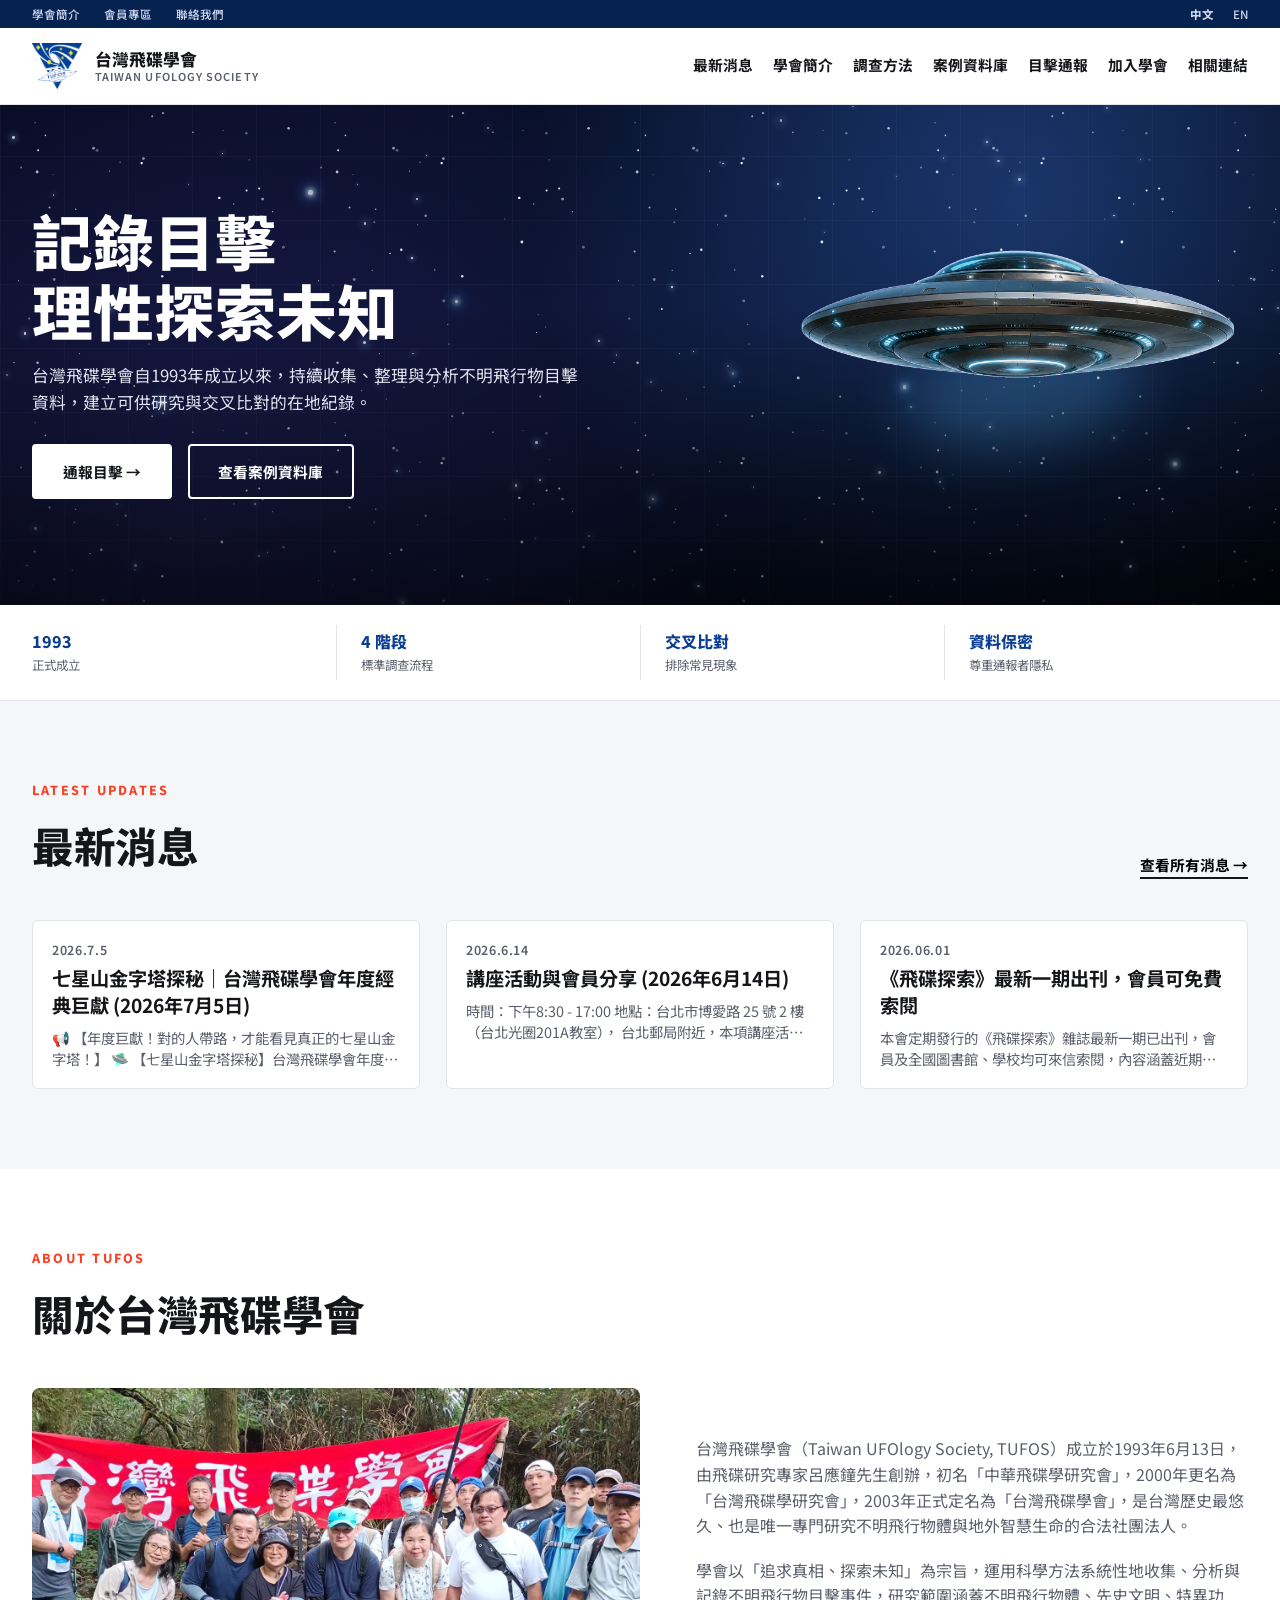
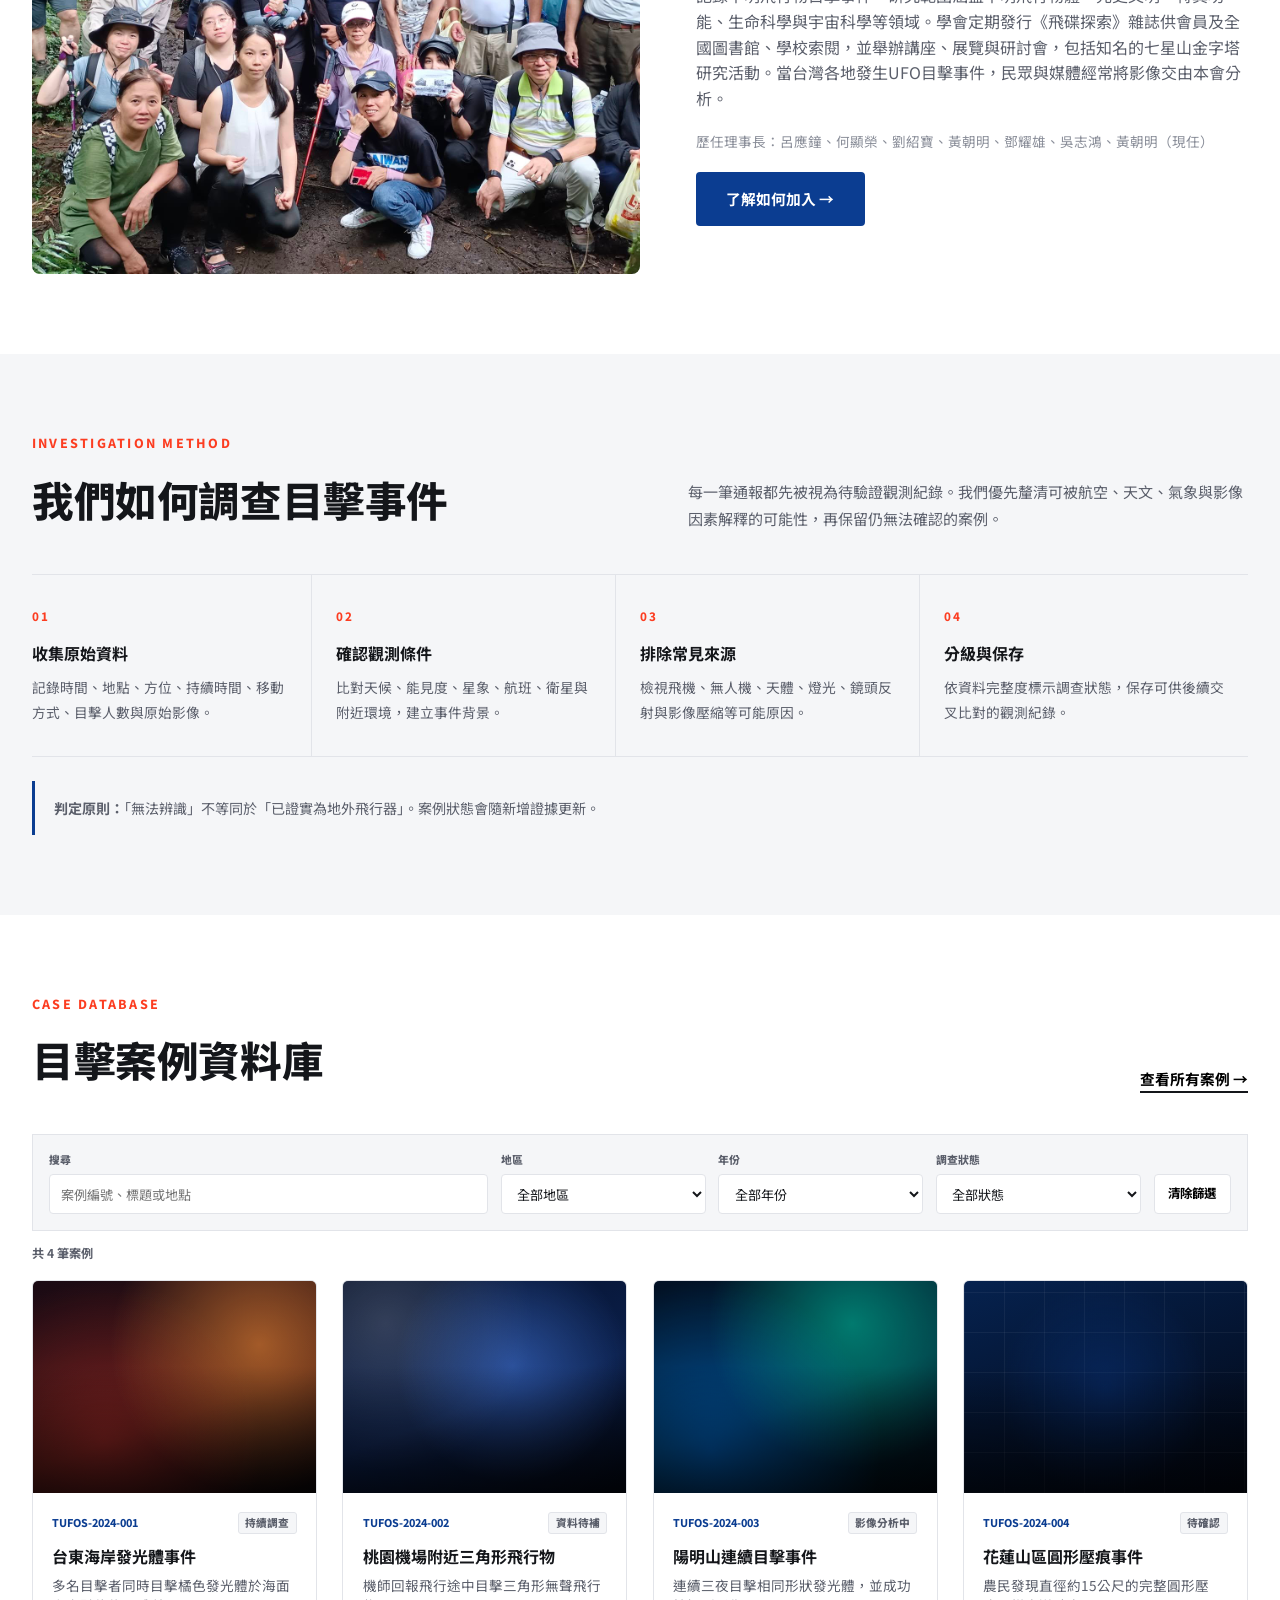
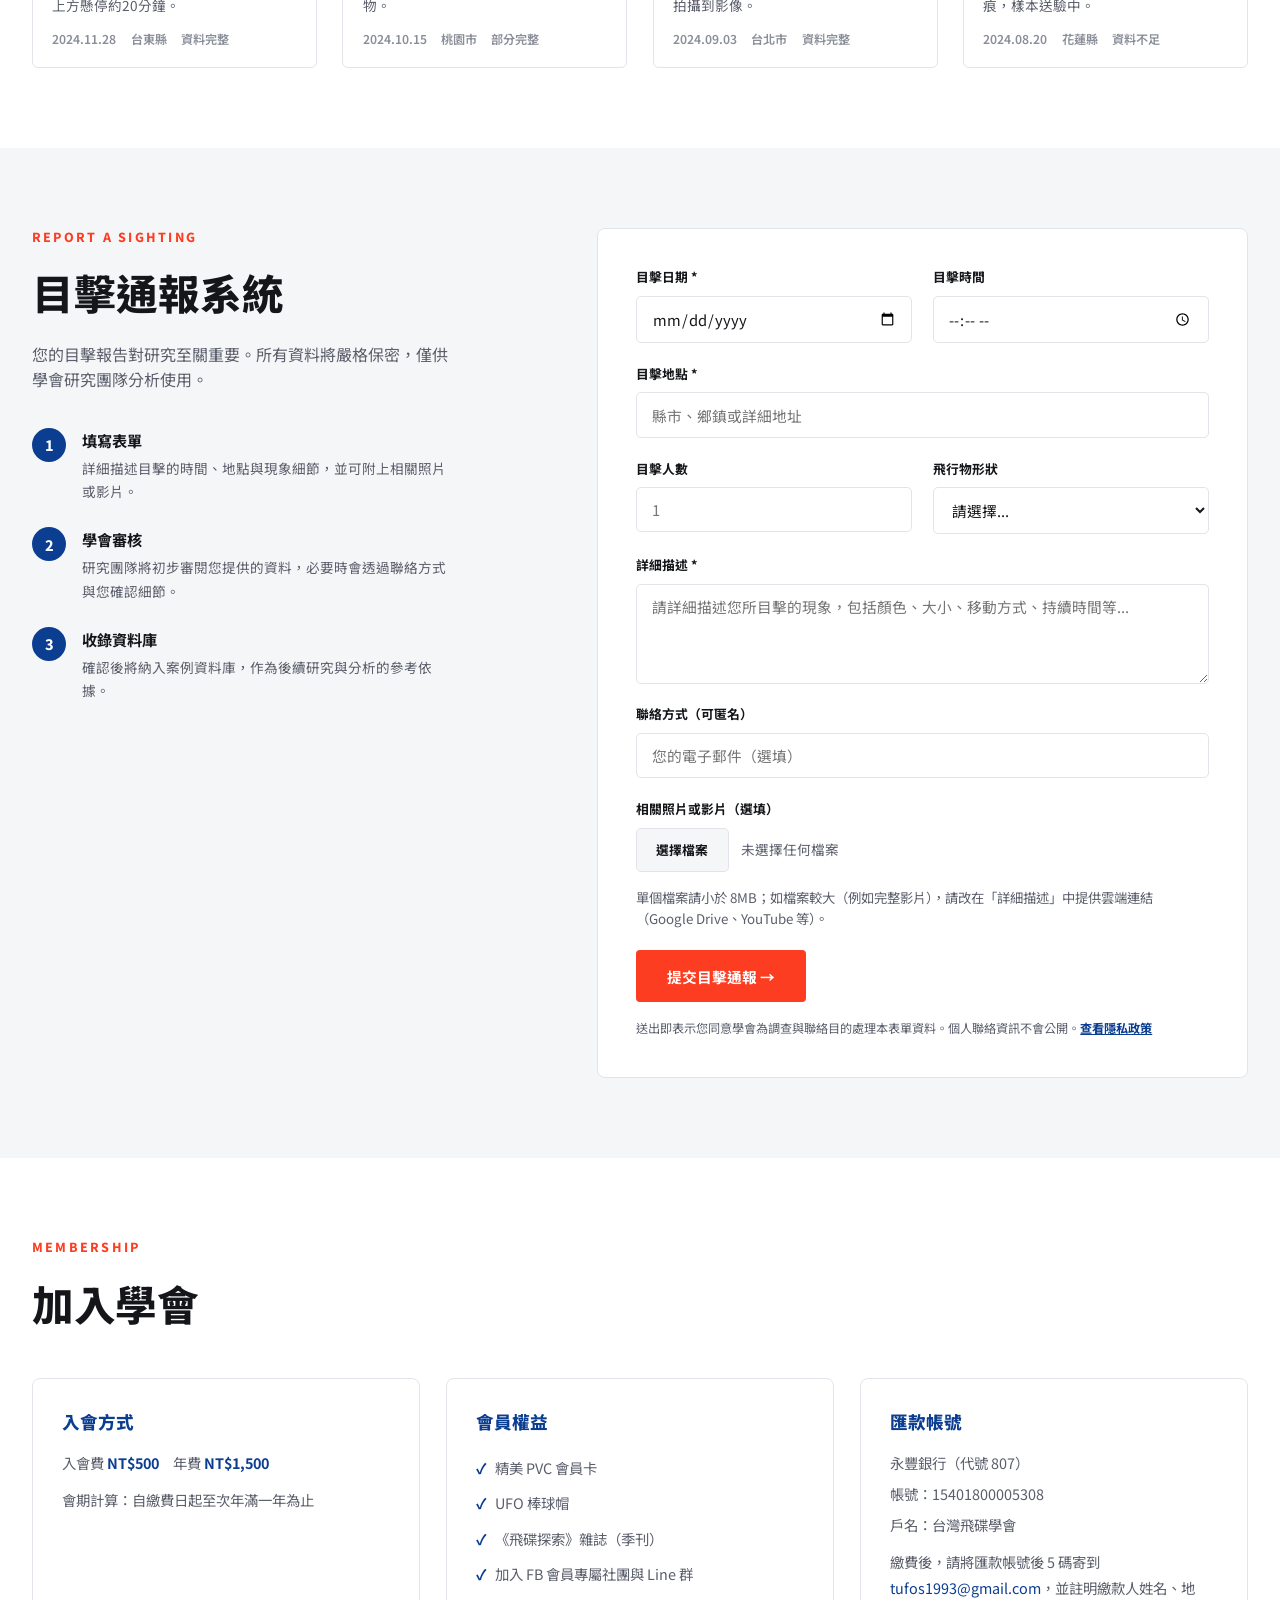
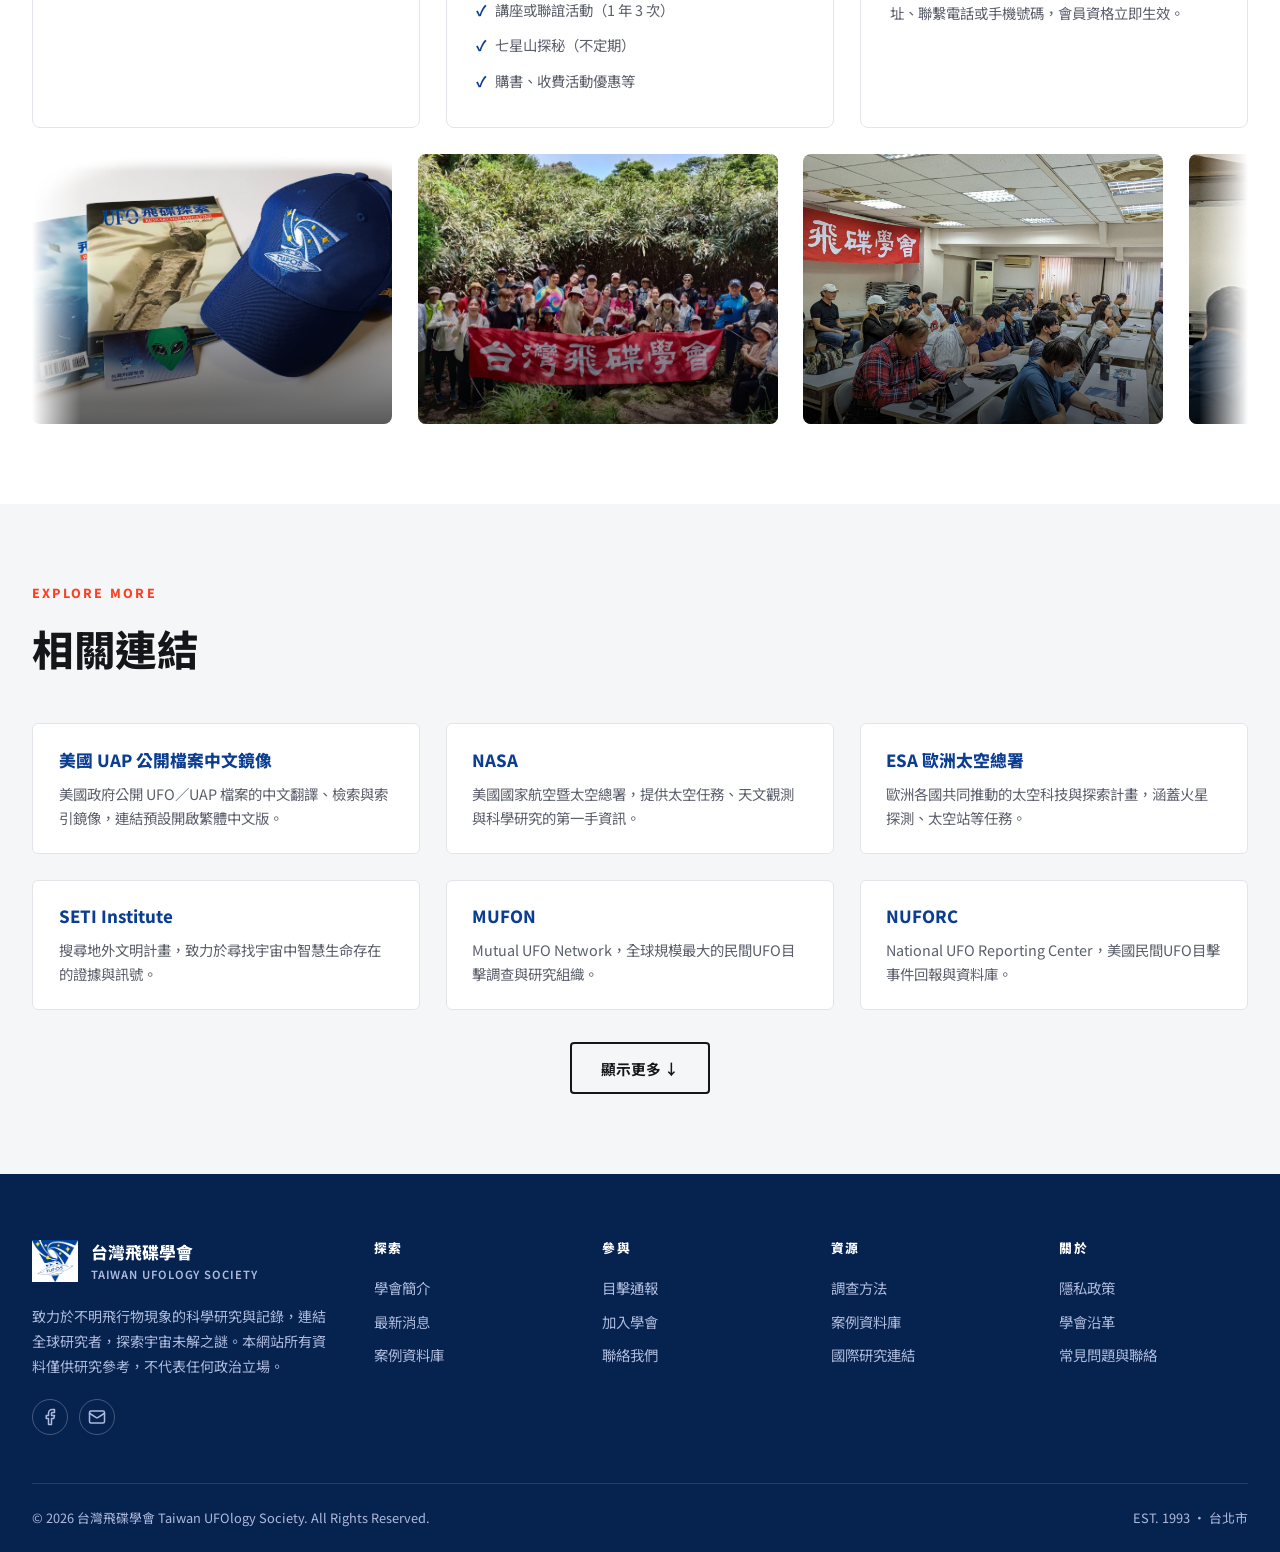
<file: index.html>
<!DOCTYPE html>
<html lang="zh-TW">
<head>
<meta charset="UTF-8">
<meta name="viewport" content="width=device-width, initial-scale=1.0">
<script>
  window.SITE_BASE = location.hostname.endsWith('github.io') ? `/${location.pathname.split('/')[1]}/` : '/';
  document.write('<base href="' + window.SITE_BASE + '">');
</script>
<title>台灣飛碟學會 | Taiwan UFOlogy Society</title>
<meta name="description" content="台灣飛碟學會 — 以科學方法研究不明飛行物現象，記錄目擊事件，連結全球研究網絡。">
<link rel="icon" type="image/png" href="images/uploads/logo-transparent.png">
<link rel="preconnect" href="https://fonts.googleapis.com">
<link href="https://fonts.googleapis.com/css2?family=Public+Sans:wght@400;500;600;700;800&amp;family=Noto+Sans+TC:wght@400;500;700;900&amp;display=swap" rel="stylesheet">
<link rel="stylesheet" href="assets/style.css">
<!-- Google tag (gtag.js) -->
<script async src="https://www.googletagmanager.com/gtag/js?id=G-JTSFNC92FQ"></script>
<script>
  window.dataLayer = window.dataLayer || [];
  function gtag(){dataLayer.push(arguments);}
  gtag('js', new Date());
  gtag('config', 'G-JTSFNC92FQ');
</script>
</head>
<body>

<!-- ===== TOP BAR ===== -->
<div id="topbar">
  <div class="wrap">
    <div class="topbar-left">
      <a href="#about">學會簡介</a>
      <a href="#join">會員專區</a>
      <a href="mailto:tufos1993@gmail.com">聯絡我們</a>
    </div>
    <div class="topbar-right">
      <a href="./" style="font-weight:800;">中文</a>
      <a href="en/">EN</a>
    </div>
  </div>
</div>

<!-- ===== HEADER ===== -->
<header id="header">
  <div class="wrap">
    <a href="./" class="logo">
      <img src="images/uploads/logo.jpg" alt="TUFOS">
      <span class="logo-text">台灣飛碟學會<small>TAIWAN UFOLOGY SOCIETY</small></span>
    </a>
    <nav class="nav-links">
      <a href="#news">最新消息</a>
      <a href="#about">學會簡介</a>
      <a href="#method">調查方法</a>
      <a href="#cases">案例資料庫</a>
      <a href="#report">目擊通報</a>
      <a href="#join">加入學會</a>
      <a href="#links">相關連結</a>
    </nav>
    <button class="nav-hamburger" type="button" onclick="toggleMobile()" aria-label="開啟選單" aria-controls="mobileMenu" aria-expanded="false"><span></span><span></span><span></span></button>
  </div>
  <div class="mobile-menu" id="mobileMenu">
    <a href="#news" onclick="closeMobile()">最新消息</a>
    <a href="#about" onclick="closeMobile()">學會簡介</a>
    <a href="#method" onclick="closeMobile()">調查方法</a>
    <a href="#cases" onclick="closeMobile()">案例資料庫</a>
    <a href="#report" onclick="closeMobile()">目擊通報</a>
    <a href="#join" onclick="closeMobile()">加入學會</a>
    <a href="#links" onclick="closeMobile()">相關連結</a>
  </div>
</header>

<!-- ===== HERO / FEATURED ===== -->
<section id="hero" class="ph ph-nebula">
  <div class="hero-stars" id="hero-stars"></div>
  <div class="hero-encounter" aria-hidden="true">
    <img class="hero-ufo" src="images/generated/hero-ufo-complete.png" alt="">
  </div>
  <div class="wrap hero-content">
    <div class="tag-row">
      <span class="tag tag-red" id="hero-tag">焦點報導</span>
      <span class="tag tag-outline" id="hero-date">2026.06.14</span>
    </div>
    <h1 id="hero-title">記錄目擊<br>理性探索未知</h1>
    <p id="hero-desc">台灣飛碟學會自1993年成立以來，持續收集、整理與分析不明飛行物目擊資料，建立可供研究與交叉比對的在地紀錄。</p>
    <div class="hero-btns">
      <a href="#report" class="btn btn-white">通報目擊 →</a>
      <a href="#cases" class="btn btn-outline-white">查看案例資料庫</a>
    </div>
  </div>
</section>

<section class="trust-band" aria-label="學會研究原則">
  <div class="wrap trust-grid">
    <div><strong>1993</strong><span>正式成立</span></div>
    <div><strong>4 階段</strong><span>標準調查流程</span></div>
    <div><strong>交叉比對</strong><span>排除常見現象</span></div>
    <div><strong>資料保密</strong><span>尊重通報者隱私</span></div>
  </div>
</section>

<!-- ===== NEWS ===== -->
<section class="section section-alt" id="news">
  <div class="wrap">
    <div class="section-head fade-up">
      <div>
        <div class="eyebrow">LATEST UPDATES</div>
        <h2>最新消息</h2>
      </div>
      <button type="button" class="link-more" onclick="openAllNewsModal()">查看所有消息 →</button>
    </div>
    <div class="news-grid fade-up" id="news-grid"></div>
  </div>
</section>

<!-- ===== ABOUT ===== -->
<section class="section" id="about">
  <div class="wrap">
    <div class="section-head fade-up">
      <div>
        <div class="eyebrow" id="about-eyebrow">ABOUT TUFOS</div>
        <h2 id="about-heading">關於台灣飛碟學會</h2>
      </div>
    </div>
    <div class="about-grid fade-up">
      <div class="ph ph-deepsky" id="about-image"></div>
      <div>
        <p style="color:var(--gray);margin-bottom:1.2rem;" id="about-p1"></p>
        <p style="color:var(--gray);margin-bottom:1.2rem;" id="about-p2"></p>
        <p style="color:var(--gray-light);font-size:.85rem;margin-bottom:1.2rem;" id="about-chairs"></p>
        <a href="#join" class="btn btn-blue">了解如何加入 →</a>
      </div>
    </div>
  </div>
</section>

<!-- ===== METHOD ===== -->
<section class="section section-alt method-section" id="method">
  <div class="wrap">
    <div class="section-head fade-up">
      <div>
        <div class="eyebrow">INVESTIGATION METHOD</div>
        <h2>我們如何調查目擊事件</h2>
      </div>
      <p class="section-intro">每一筆通報都先被視為待驗證觀測紀錄。我們優先釐清可被航空、天文、氣象與影像因素解釋的可能性，再保留仍無法確認的案例。</p>
    </div>
    <div class="method-grid fade-up">
      <article><span>01</span><h3>收集原始資料</h3><p>記錄時間、地點、方位、持續時間、移動方式、目擊人數與原始影像。</p></article>
      <article><span>02</span><h3>確認觀測條件</h3><p>比對天候、能見度、星象、航班、衛星與附近環境，建立事件背景。</p></article>
      <article><span>03</span><h3>排除常見來源</h3><p>檢視飛機、無人機、天體、燈光、鏡頭反射與影像壓縮等可能原因。</p></article>
      <article><span>04</span><h3>分級與保存</h3><p>依資料完整度標示調查狀態，保存可供後續交叉比對的觀測紀錄。</p></article>
    </div>
    <div class="method-note fade-up"><strong>判定原則：</strong>「無法辨識」不等同於「已證實為地外飛行器」。案例狀態會隨新增證據更新。</div>
  </div>
</section>

<!-- ===== CASES ===== -->
<section class="section" id="cases">
  <div class="wrap">
    <div class="section-head fade-up">
      <div>
        <div class="eyebrow">CASE DATABASE</div>
        <h2>目擊案例資料庫</h2>
      </div>
      <button type="button" class="link-more" onclick="openAllCasesModal()">查看所有案例 →</button>
    </div>
    <div class="case-filters fade-up" aria-label="案例篩選">
      <label class="case-search"><span>搜尋</span><input type="search" id="case-search" placeholder="案例編號、標題或地點"></label>
      <label><span>地區</span><select id="case-location"><option value="">全部地區</option></select></label>
      <label><span>年份</span><select id="case-year"><option value="">全部年份</option></select></label>
      <label><span>調查狀態</span><select id="case-status"><option value="">全部狀態</option></select></label>
      <button type="button" class="filter-reset" id="case-reset">清除篩選</button>
    </div>
    <div class="case-results-meta" id="case-results-meta"></div>
    <div class="cases-grid fade-up" id="cases-grid"></div>
  </div>
</section>

<!-- ===== REPORT ===== -->
<section class="section section-alt" id="report">
  <div class="wrap">
    <div class="report-layout">
      <div class="report-side fade-up">
        <div class="eyebrow">REPORT A SIGHTING</div>
        <h2 style="font-size:clamp(1.7rem,3.6vw,2.6rem);font-weight:800;margin-bottom:1rem;">目擊通報系統</h2>
        <p>您的目擊報告對研究至關重要。所有資料將嚴格保密，僅供學會研究團隊分析使用。</p>
        <div class="alert-box" id="report-alert" style="display:none;"></div>
        <div class="report-steps">
          <div class="report-step">
            <div class="report-step-num">1</div>
            <div><h5>填寫表單</h5><p>詳細描述目擊的時間、地點與現象細節，並可附上相關照片或影片。</p></div>
          </div>
          <div class="report-step">
            <div class="report-step-num">2</div>
            <div><h5>學會審核</h5><p>研究團隊將初步審閱您提供的資料，必要時會透過聯絡方式與您確認細節。</p></div>
          </div>
          <div class="report-step">
            <div class="report-step-num">3</div>
            <div><h5>收錄資料庫</h5><p>確認後將納入案例資料庫，作為後續研究與分析的參考依據。</p></div>
          </div>
        </div>
      </div>
      <form class="report-form fade-up" name="ufo-report" method="POST" data-netlify="true" netlify-honeypot="bot-field" enctype="multipart/form-data" onsubmit="submitReport(event)">
        <input type="hidden" name="form-name" value="ufo-report">
        <p style="display:none;"><label>不要填寫這欄：<input name="bot-field"></label></p>
        <div class="form-grid">
          <div class="form-group"><label>目擊日期 *</label><input type="date" name="date" required></div>
          <div class="form-group"><label>目擊時間</label><input type="time" name="time"></div>
          <div class="form-group full"><label>目擊地點 *</label><input type="text" name="location" placeholder="縣市、鄉鎮或詳細地址" required></div>
          <div class="form-group"><label>目擊人數</label><input type="number" name="witnesses" placeholder="1" min="1"></div>
          <div class="form-group">
            <label>飛行物形狀</label>
            <select name="shape">
              <option value="">請選擇...</option>
              <option>圓形 / 球形</option><option>三角形</option>
              <option>碟形 / 飛碟形</option><option>雪茄形 / 長條形</option>
              <option>V字形</option><option>不規則形狀</option>
              <option>光點 / 光球</option><option>其他</option>
            </select>
          </div>
          <div class="form-group full">
            <label>詳細描述 *</label>
            <textarea name="description" placeholder="請詳細描述您所目擊的現象，包括顏色、大小、移動方式、持續時間等..." required></textarea>
          </div>
          <div class="form-group full"><label>聯絡方式（可匿名）</label><input type="email" name="contact" placeholder="您的電子郵件（選填）"></div>
          <div class="form-group full">
            <label>相關照片或影片（選填）</label>
            <div class="file-input-wrap">
              <label class="file-input-btn" for="attachment-input">選擇檔案</label>
              <span class="file-input-name" id="attachment-name">未選擇任何檔案</span>
            </div>
            <input type="file" id="attachment-input" name="attachment" accept="image/*,video/*" multiple style="display:none;" onchange="updateFileName(this)">
            <small style="display:block;color:var(--gray);margin-top:.4rem;">單個檔案請小於 8MB；如檔案較大（例如完整影片），請改在「詳細描述」中提供雲端連結（Google Drive、YouTube 等）。</small>
          </div>
        </div>
        <button type="submit" class="btn btn-red">提交目擊通報 →</button>
        <p class="privacy-note">送出即表示您同意學會為調查與聯絡目的處理本表單資料。個人聯絡資訊不會公開。<button type="button" class="text-button" onclick="openInfoModal('privacy-modal')">查看隱私政策</button></p>
      </form>
    </div>
  </div>
</section>

<!-- ===== MEMBERSHIP ===== -->
<section class="section" id="join">
  <div class="wrap">
    <div class="section-head fade-up">
      <div>
        <div class="eyebrow">MEMBERSHIP</div>
        <h2>加入學會</h2>
      </div>
    </div>
    <div class="join-intro fade-up">
      <div class="join-info-grid">
        <div class="join-info-card">
          <h4>入會方式</h4>
          <p class="join-price-line">入會費 <strong>NT$500</strong>　年費 <strong>NT$1,500</strong></p>
          <p class="join-note">會期計算：自繳費日起至次年滿一年為止</p>
        </div>
        <div class="join-info-card">
          <h4>會員權益</h4>
          <ul>
            <li>精美 PVC 會員卡</li>
            <li>UFO 棒球帽</li>
            <li>《飛碟探索》雜誌（季刊）</li>
            <li>加入 FB 會員專屬社團與 Line 群</li>
            <li>講座或聯誼活動（1 年 3 次）</li>
            <li>七星山探秘（不定期）</li>
            <li>購書、收費活動優惠等</li>
          </ul>
        </div>
        <div class="join-info-card">
          <h4>匯款帳號</h4>
          <p>永豐銀行（代號 807）</p>
          <p>帳號：15401800005308</p>
          <p>戶名：台灣飛碟學會</p>
          <p class="join-note">繳費後，請將匯款帳號後 5 碼寄到 <a href="mailto:tufos1993@gmail.com">tufos1993@gmail.com</a>，並註明繳款人姓名、地址、聯繫電話或手機號碼，會員資格立即生效。</p>
        </div>
      </div>
      <div class="join-gallery">
        <div class="join-gallery-track" id="join-gallery-track"></div>
      </div>
    </div>
  </div>
</section>

<!-- ===== LINKS ===== -->
<section class="section section-alt" id="links">
  <div class="wrap">
    <div class="section-head fade-up">
      <div>
        <div class="eyebrow">EXPLORE MORE</div>
        <h2>相關連結</h2>
      </div>
    </div>
    <div class="links-list fade-up" id="links-list"></div>
    <div class="links-more" id="links-more" style="display:none;">
      <button class="btn btn-plain" id="links-more-btn" onclick="toggleLinksMore()">顯示更多 ↓</button>
    </div>
  </div>
</section>

<!-- ===== FOOTER ===== -->
<footer>
  <div class="wrap">
    <div class="footer-top">
      <div>
        <div class="footer-brand">
          <img src="images/uploads/logo.jpg" alt="TUFOS">
          <div class="ft-title">台灣飛碟學會<small>TAIWAN UFOLOGY SOCIETY</small></div>
        </div>
        <p id="footer-desc">致力於不明飛行物現象的科學研究與記錄，連結全球研究者，探索宇宙未解之謎。本網站所有資料僅供研究參考，不代表任何政治立場。</p>
        <div class="social-row" id="social-row">
          <a class="social-btn" href="https://www.facebook.com/taiwanufosociety" title="Facebook" id="social-fb" target="_blank" rel="noopener"><svg width="18" height="18" viewBox="0 0 24 24" fill="none" stroke="currentColor" stroke-width="2" stroke-linecap="round" stroke-linejoin="round"><path d="M18 2h-3a5 5 0 0 0-5 5v3H7v4h3v8h4v-8h3l1-4h-4V7a1 1 0 0 1 1-1h3z"/></svg></a>
          <a class="social-btn" href="mailto:tufos1993@gmail.com" title="Email" id="social-email"><svg width="18" height="18" viewBox="0 0 24 24" fill="none" stroke="currentColor" stroke-width="2" stroke-linecap="round" stroke-linejoin="round"><rect x="2" y="4" width="20" height="16" rx="2"/><path d="m22 7-8.97 5.7a1.94 1.94 0 0 1-2.06 0L2 7"/></svg></a>
        </div>
      </div>
      <div class="footer-col">
        <h5>探索</h5>
        <a href="#about">學會簡介</a>
        <a href="#news">最新消息</a>
        <a href="#cases">案例資料庫</a>
      </div>
      <div class="footer-col">
        <h5>參與</h5>
        <a href="#report">目擊通報</a>
        <a href="#join">加入學會</a>
        <a href="mailto:tufos1993@gmail.com">聯絡我們</a>
      </div>
      <div class="footer-col">
        <h5>資源</h5>
        <a href="#method">調查方法</a>
        <a href="#cases">案例資料庫</a>
        <a href="#links">國際研究連結</a>
      </div>
      <div class="footer-col">
        <h5>關於</h5>
        <button type="button" onclick="openInfoModal('privacy-modal')">隱私政策</button>
        <a href="#about">學會沿革</a>
        <a href="mailto:tufos1993@gmail.com">常見問題與聯絡</a>
      </div>
    </div>
    <div class="footer-bottom">
      <div>© 2026 台灣飛碟學會 Taiwan UFOlogy Society. All Rights Reserved.</div>
      <div>EST. 1993 · 台北市</div>
    </div>
  </div>
</footer>

<!-- ===== NEWS MODAL ===== -->
<div class="modal-overlay" id="news-modal" onclick="if(event.target===this) closeNewsModal()">
  <div class="modal-box" role="dialog" aria-modal="true" aria-labelledby="modal-title">
    <button class="modal-close" onclick="closeNewsModal()" aria-label="關閉">&times;</button>
    <div class="ph" id="modal-img"></div>
    <div class="modal-date" id="modal-date"></div>
    <h3 id="modal-title"></h3>
    <p id="modal-body"></p>
  </div>
</div>

<!-- ===== ALL NEWS MODAL ===== -->
<div class="modal-overlay" id="all-news-modal" onclick="if(event.target===this) closeAllNewsModal()">
  <div class="modal-box modal-box-wide" role="dialog" aria-modal="true" aria-label="最新消息">
    <button class="modal-close" onclick="closeAllNewsModal()" aria-label="關閉">&times;</button>
    <h3 style="margin-bottom:1.4rem;">最新消息</h3>
    <div class="news-list" id="news-list"></div>
  </div>
</div>

<!-- ===== CASE MODAL ===== -->
<div class="modal-overlay" id="case-modal" onclick="if(event.target===this) closeCaseModal()">
  <div class="modal-box" role="dialog" aria-modal="true" aria-labelledby="case-modal-title">
    <button class="modal-close" onclick="closeCaseModal()" aria-label="關閉">&times;</button>
    <div class="ph" id="case-modal-img"></div>
    <div class="modal-date" id="case-modal-meta"></div>
    <h3 id="case-modal-title"></h3>
    <p id="case-modal-body"></p>
    <div class="case-detail-grid" id="case-modal-details"></div>
  </div>
</div>

<!-- ===== ALL CASES MODAL ===== -->
<div class="modal-overlay" id="all-cases-modal" onclick="if(event.target===this) closeAllCasesModal()">
  <div class="modal-box modal-box-wide" role="dialog" aria-modal="true" aria-label="目擊案例資料庫">
    <button class="modal-close" onclick="closeAllCasesModal()" aria-label="關閉">&times;</button>
    <h3 style="margin-bottom:1.4rem;">目擊案例資料庫</h3>
    <div class="news-list" id="cases-list"></div>
  </div>
</div>

<!-- ===== PRIVACY MODAL ===== -->
<div class="modal-overlay" id="privacy-modal" onclick="if(event.target===this) closeInfoModal('privacy-modal')">
  <div class="modal-box modal-box-wide" role="dialog" aria-modal="true" aria-labelledby="privacy-title">
    <button class="modal-close" onclick="closeInfoModal('privacy-modal')" aria-label="關閉">&times;</button>
    <div class="eyebrow">PRIVACY</div>
    <h3 id="privacy-title">目擊通報隱私政策</h3>
    <div class="policy-copy">
      <h4>資料用途</h4><p>通報內容僅用於目擊事件整理、研究、交叉比對，以及必要時與通報者確認資料。</p>
      <h4>公開原則</h4><p>姓名、電子郵件及可辨識個人身分的資訊不會公開。案例公開時會移除個人識別資料，精確地址亦可能模糊處理。</p>
      <h4>資料保存與刪除</h4><p>資料由學會研究團隊管理。您可以透過 <a href="mailto:tufos1993@gmail.com">tufos1993@gmail.com</a> 申請更正或刪除本人提交的資料。</p>
      <h4>影像與附件</h4><p>附件不會在未經確認的情況下公開。請避免上傳包含他人個資或無權分享的內容。</p>
    </div>
  </div>
</div>

<script>window.SITE_LANG = "zh";</script>
<script src="assets/site.js"></script>
<!-- Netlify Identity：用於處理後台邀請/重設密碼連結 -->
<script src="https://identity.netlify.com/v1/netlify-identity-widget.js"></script>
<script>
  if (window.netlifyIdentity) {
    window.netlifyIdentity.on("init", user => {});
  }
</script>
</body>
</html>
</file>
<file: assets/style.css>
/* ============================================================
     RESET & VARS
  ============================================================ */
  :root{
    --blue:#0B3D91;
    --blue-dark:#06224F;
    --red:#FC3D21;
    --ink:#14161A;
    --gray:#5B5F6B;
    --gray-light:#8A8E99;
    --line:#E2E4E9;
    --bg:#F5F6F8;
    --white:#fff;
    --sans:'Noto Sans TC','Public Sans',sans-serif;
  }
  *,*::before,*::after{margin:0;padding:0;box-sizing:border-box;}
  html{scroll-behavior:smooth;scroll-padding-top:96px;}
  body{
    font-family:var(--sans);
    color:var(--ink);
    background:var(--white);
    line-height:1.6;
    -webkit-font-smoothing:antialiased;
  }
  a{color:inherit;text-decoration:none;}
  img{max-width:100%;display:block;}
  ul{list-style:none;}
  button{font-family:inherit;}

  /* ============================================================
     UTILITIES
  ============================================================ */
  .wrap{max-width:1280px;margin:0 auto;padding:0 2rem;}
  .tag{
    display:inline-flex;align-items:center;gap:.4rem;
    font-size:.7rem;font-weight:700;letter-spacing:.12em;
    text-transform:uppercase;padding:.3rem .7rem;border-radius:3px;
  }
  .tag-red{background:var(--red);color:var(--white);}
  .tag-blue{background:var(--blue);color:var(--white);}
  .tag-outline{border:1px solid var(--white);color:var(--white);}

  .btn{
    display:inline-flex;align-items:center;gap:.5rem;
    font-weight:700;font-size:.92rem;
    padding:.85rem 1.8rem;border-radius:4px;
    border:2px solid var(--ink);cursor:pointer;
    transition:.2s ease;background:transparent;color:var(--ink);
  }
  .btn-red{background:var(--red);border-color:var(--red);color:var(--white);}
  .btn-red:hover{background:#d8330f;border-color:#d8330f;}
  .btn-blue{background:var(--blue);border-color:var(--blue);color:var(--white);}
  .btn-blue:hover{background:#082a6b;border-color:#082a6b;}
  .btn-white{background:var(--white);border-color:var(--white);color:var(--ink);}
  .btn-white:hover{background:transparent;color:var(--white);}
  .btn-outline-white{border-color:var(--white);color:var(--white);}
  .btn-outline-white:hover{background:var(--white);color:var(--ink);}
  .btn:not([class*="btn-"]):hover, .btn-plain:hover{background:var(--ink);color:var(--white);}

  .eyebrow{
    font-size:.78rem;font-weight:800;letter-spacing:.18em;
    text-transform:uppercase;color:var(--red);margin-bottom:.7rem;
  }
  .section-head{margin-bottom:2.6rem;display:flex;justify-content:space-between;align-items:flex-end;flex-wrap:wrap;gap:1.5rem;}
  .section-head h2{font-size:clamp(1.7rem,3.6vw,2.6rem);font-weight:800;letter-spacing:-.01em;}
  .section-head .link-more{font-family:inherit;font-weight:700;font-size:.92rem;border:0;border-bottom:2px solid var(--ink);padding:0 0 2px;background:transparent;cursor:pointer;white-space:nowrap;}
  .section-head .link-more:hover{color:var(--blue);border-color:var(--blue);}

  .section{padding:5rem 0;}
  .section-alt{background:var(--bg);}

  /* generated "photo" placeholders */
  .ph{position:relative;overflow:hidden;background-size:cover;background-position:center;}
  .ph::after{
    content:'';position:absolute;inset:0;
    background:linear-gradient(180deg, rgba(0,0,0,0) 40%, rgba(0,0,0,.65) 100%);
  }
  .ph-nebula{background:
    radial-gradient(circle at 30% 30%, rgba(120,90,255,.55), transparent 55%),
    radial-gradient(circle at 75% 65%, rgba(0,180,255,.45), transparent 60%),
    linear-gradient(135deg,#0a0e2a,#1b0f3a 60%,#04060f);}
  .ph-aurora{background:
    radial-gradient(circle at 70% 20%, rgba(0,255,200,.4), transparent 55%),
    radial-gradient(circle at 20% 80%, rgba(0,120,255,.5), transparent 60%),
    linear-gradient(160deg,#021024,#022a3a 55%,#01070f);}
  .ph-sunset{background:
    radial-gradient(circle at 80% 30%, rgba(255,150,60,.55), transparent 55%),
    radial-gradient(circle at 25% 75%, rgba(255,60,60,.35), transparent 60%),
    linear-gradient(160deg,#1a0a14,#3a1410 60%,#0a0608);}
  .ph-deepsky{background:
    radial-gradient(circle at 60% 40%, rgba(80,140,255,.45), transparent 55%),
    radial-gradient(circle at 15% 20%, rgba(255,255,255,.18), transparent 50%),
    linear-gradient(160deg,#04102b,#0b1f4a 55%,#020611);}
  .ph-grid{background:
    radial-gradient(circle at 50% 50%, rgba(11,61,145,.4), transparent 60%),
    repeating-linear-gradient(0deg, rgba(255,255,255,.05) 0 1px, transparent 1px 40px),
    repeating-linear-gradient(90deg, rgba(255,255,255,.05) 0 1px, transparent 1px 40px),
    linear-gradient(160deg,#06224f,#020611);}
  .ph-tech{background:
    url("data:image/svg+xml,%3Csvg%20xmlns%3D%22http%3A//www.w3.org/2000/svg%22%20width%3D%22300%22%20height%3D%22300%22%20viewBox%3D%220%200%20300%20300%22%3E%3Ccircle%20cx%3D%2297.1%22%20cy%3D%2245.3%22%20r%3D%221.4%22%20fill%3D%22white%22%20fill-opacity%3D%220.33%22/%3E%3Ccircle%20cx%3D%22246.4%22%20cy%3D%2228.2%22%20r%3D%221.2%22%20fill%3D%22white%22%20fill-opacity%3D%220.34%22/%3E%3Ccircle%20cx%3D%22152.2%22%20cy%3D%2211.2%22%20r%3D%221%22%20fill%3D%22white%22%20fill-opacity%3D%220.59%22/%3E%3Ccircle%20cx%3D%2272.2%22%20cy%3D%22165.3%22%20r%3D%220.5%22%20fill%3D%22white%22%20fill-opacity%3D%220.88%22/%3E%3Ccircle%20cx%3D%2237.1%22%20cy%3D%2267.0%22%20r%3D%221.4%22%20fill%3D%22white%22%20fill-opacity%3D%220.71%22/%3E%3Ccircle%20cx%3D%2218.6%22%20cy%3D%22175.7%22%20r%3D%220.5%22%20fill%3D%22white%22%20fill-opacity%3D%220.98%22/%3E%3Ccircle%20cx%3D%2214.0%22%20cy%3D%22257.5%22%20r%3D%220.8%22%20fill%3D%22white%22%20fill-opacity%3D%220.59%22/%3E%3Ccircle%20cx%3D%22162.2%22%20cy%3D%22171.3%22%20r%3D%221.2%22%20fill%3D%22white%22%20fill-opacity%3D%220.87%22/%3E%3Ccircle%20cx%3D%2254.2%22%20cy%3D%22174.5%22%20r%3D%221.4%22%20fill%3D%22white%22%20fill-opacity%3D%220.43%22/%3E%3Ccircle%20cx%3D%2229.2%22%20cy%3D%22213.6%22%20r%3D%221.2%22%20fill%3D%22white%22%20fill-opacity%3D%220.34%22/%3E%3Ccircle%20cx%3D%2261.8%22%20cy%3D%22204.1%22%20r%3D%221%22%20fill%3D%22white%22%20fill-opacity%3D%220.84%22/%3E%3Ccircle%20cx%3D%22139.7%22%20cy%3D%22277.0%22%20r%3D%220.8%22%20fill%3D%22white%22%20fill-opacity%3D%220.51%22/%3E%3Ccircle%20cx%3D%22238.3%22%20cy%3D%22209.7%22%20r%3D%220.6%22%20fill%3D%22white%22%20fill-opacity%3D%220.36%22/%3E%3Ccircle%20cx%3D%2290.1%22%20cy%3D%22148.5%22%20r%3D%220.8%22%20fill%3D%22white%22%20fill-opacity%3D%220.81%22/%3E%3Ccircle%20cx%3D%2286.4%22%20cy%3D%22294.1%22%20r%3D%220.5%22%20fill%3D%22white%22%20fill-opacity%3D%220.66%22/%3E%3Ccircle%20cx%3D%2249.5%22%20cy%3D%22102.6%22%20r%3D%221%22%20fill%3D%22white%22%20fill-opacity%3D%220.6%22/%3E%3Ccircle%20cx%3D%22288.6%22%20cy%3D%2223.3%22%20r%3D%221.2%22%20fill%3D%22white%22%20fill-opacity%3D%220.7%22/%3E%3Ccircle%20cx%3D%22262.6%22%20cy%3D%2294.1%22%20r%3D%221.4%22%20fill%3D%22white%22%20fill-opacity%3D%220.55%22/%3E%3Ccircle%20cx%3D%22149.0%22%20cy%3D%22239.1%22%20r%3D%220.5%22%20fill%3D%22white%22%20fill-opacity%3D%220.89%22/%3E%3Ccircle%20cx%3D%22283.4%22%20cy%3D%22142.2%22%20r%3D%221.4%22%20fill%3D%22white%22%20fill-opacity%3D%220.35%22/%3E%3Ccircle%20cx%3D%22219.3%22%20cy%3D%2292.9%22%20r%3D%221.2%22%20fill%3D%22white%22%20fill-opacity%3D%221.0%22/%3E%3Ccircle%20cx%3D%22246.6%22%20cy%3D%2285.4%22%20r%3D%221%22%20fill%3D%22white%22%20fill-opacity%3D%220.92%22/%3E%3Ccircle%20cx%3D%22104.1%22%20cy%3D%22282.2%22%20r%3D%220.8%22%20fill%3D%22white%22%20fill-opacity%3D%220.42%22/%3E%3Ccircle%20cx%3D%2235.1%22%20cy%3D%2217.7%22%20r%3D%220.8%22%20fill%3D%22white%22%20fill-opacity%3D%220.39%22/%3E%3Ccircle%20cx%3D%2274.3%22%20cy%3D%22117.3%22%20r%3D%221%22%20fill%3D%22white%22%20fill-opacity%3D%220.36%22/%3E%3Ccircle%20cx%3D%22134.8%22%20cy%3D%22164.8%22%20r%3D%220.6%22%20fill%3D%22white%22%20fill-opacity%3D%220.87%22/%3E%3Ccircle%20cx%3D%22259.2%22%20cy%3D%2283.5%22%20r%3D%221%22%20fill%3D%22white%22%20fill-opacity%3D%220.99%22/%3E%3Ccircle%20cx%3D%22204.8%22%20cy%3D%22114.1%22%20r%3D%220.6%22%20fill%3D%22white%22%20fill-opacity%3D%220.41%22/%3E%3Ccircle%20cx%3D%2252.9%22%20cy%3D%2269.6%22%20r%3D%220.6%22%20fill%3D%22white%22%20fill-opacity%3D%220.31%22/%3E%3Ccircle%20cx%3D%22249.3%22%20cy%3D%2254.7%22%20r%3D%220.8%22%20fill%3D%22white%22%20fill-opacity%3D%220.3%22/%3E%3Ccircle%20cx%3D%22125.7%22%20cy%3D%22110.8%22%20r%3D%221.2%22%20fill%3D%22white%22%20fill-opacity%3D%220.52%22/%3E%3Ccircle%20cx%3D%2237.6%22%20cy%3D%22257.8%22%20r%3D%221.2%22%20fill%3D%22white%22%20fill-opacity%3D%220.76%22/%3E%3Ccircle%20cx%3D%22221.9%22%20cy%3D%22137.0%22%20r%3D%221.4%22%20fill%3D%22white%22%20fill-opacity%3D%220.86%22/%3E%3Ccircle%20cx%3D%22117.7%22%20cy%3D%22119.7%22%20r%3D%220.5%22%20fill%3D%22white%22%20fill-opacity%3D%220.64%22/%3E%3Ccircle%20cx%3D%22120.1%22%20cy%3D%2257.2%22%20r%3D%220.6%22%20fill%3D%22white%22%20fill-opacity%3D%220.61%22/%3E%3Ccircle%20cx%3D%2233.0%22%20cy%3D%22180.2%22%20r%3D%220.5%22%20fill%3D%22white%22%20fill-opacity%3D%220.3%22/%3E%3Ccircle%20cx%3D%2245.4%22%20cy%3D%2230.4%22%20r%3D%220.8%22%20fill%3D%22white%22%20fill-opacity%3D%220.73%22/%3E%3Ccircle%20cx%3D%2221.1%22%20cy%3D%2262.4%22%20r%3D%221%22%20fill%3D%22white%22%20fill-opacity%3D%220.4%22/%3E%3Ccircle%20cx%3D%2275.7%22%20cy%3D%22104.2%22%20r%3D%220.8%22%20fill%3D%22white%22%20fill-opacity%3D%220.63%22/%3E%3Ccircle%20cx%3D%2234.6%22%20cy%3D%22146.4%22%20r%3D%221%22%20fill%3D%22white%22%20fill-opacity%3D%220.64%22/%3E%3Ccircle%20cx%3D%2293.6%22%20cy%3D%2243.2%22%20r%3D%221.4%22%20fill%3D%22white%22%20fill-opacity%3D%220.54%22/%3E%3Ccircle%20cx%3D%2279.4%22%20cy%3D%22248.7%22%20r%3D%220.6%22%20fill%3D%22white%22%20fill-opacity%3D%220.66%22/%3E%3Ccircle%20cx%3D%2261.6%22%20cy%3D%22285.6%22%20r%3D%220.8%22%20fill%3D%22white%22%20fill-opacity%3D%220.4%22/%3E%3Ccircle%20cx%3D%22163.0%22%20cy%3D%228.1%22%20r%3D%221.2%22%20fill%3D%22white%22%20fill-opacity%3D%220.51%22/%3E%3Ccircle%20cx%3D%22192.9%22%20cy%3D%2227.3%22%20r%3D%220.8%22%20fill%3D%22white%22%20fill-opacity%3D%220.66%22/%3E%3Ccircle%20cx%3D%22272.5%22%20cy%3D%22106.7%22%20r%3D%220.6%22%20fill%3D%22white%22%20fill-opacity%3D%220.67%22/%3E%3Ccircle%20cx%3D%22233.7%22%20cy%3D%2298.9%22%20r%3D%220.6%22%20fill%3D%22white%22%20fill-opacity%3D%220.73%22/%3E%3Ccircle%20cx%3D%22236.5%22%20cy%3D%22227.5%22%20r%3D%220.6%22%20fill%3D%22white%22%20fill-opacity%3D%220.86%22/%3E%3Ccircle%20cx%3D%22245.5%22%20cy%3D%22222.0%22%20r%3D%220.6%22%20fill%3D%22white%22%20fill-opacity%3D%220.44%22/%3E%3Ccircle%20cx%3D%22147.8%22%20cy%3D%22219.3%22%20r%3D%220.5%22%20fill%3D%22white%22%20fill-opacity%3D%220.85%22/%3E%3Ccircle%20cx%3D%22141.7%22%20cy%3D%2258.1%22%20r%3D%221.2%22%20fill%3D%22white%22%20fill-opacity%3D%220.97%22/%3E%3Ccircle%20cx%3D%22134.2%22%20cy%3D%22281.1%22%20r%3D%220.8%22%20fill%3D%22white%22%20fill-opacity%3D%220.97%22/%3E%3Ccircle%20cx%3D%22109.4%22%20cy%3D%2266.1%22%20r%3D%220.6%22%20fill%3D%22white%22%20fill-opacity%3D%220.63%22/%3E%3Ccircle%20cx%3D%22101.3%22%20cy%3D%22144.8%22%20r%3D%221.2%22%20fill%3D%22white%22%20fill-opacity%3D%220.89%22/%3E%3Ccircle%20cx%3D%22143.8%22%20cy%3D%22195.9%22%20r%3D%221.4%22%20fill%3D%22white%22%20fill-opacity%3D%220.36%22/%3E%3Ccircle%20cx%3D%22198.2%22%20cy%3D%22272.9%22%20r%3D%221.4%22%20fill%3D%22white%22%20fill-opacity%3D%220.83%22/%3E%3Ccircle%20cx%3D%22143.4%22%20cy%3D%2253.6%22%20r%3D%221.4%22%20fill%3D%22white%22%20fill-opacity%3D%220.53%22/%3E%3Ccircle%20cx%3D%22240.2%22%20cy%3D%22291.5%22%20r%3D%221%22%20fill%3D%22white%22%20fill-opacity%3D%220.62%22/%3E%3Ccircle%20cx%3D%22223.0%22%20cy%3D%2225.5%22%20r%3D%220.6%22%20fill%3D%22white%22%20fill-opacity%3D%220.42%22/%3E%3Ccircle%20cx%3D%2238.1%22%20cy%3D%2245.3%22%20r%3D%221%22%20fill%3D%22white%22%20fill-opacity%3D%220.86%22/%3E%3C/svg%3E") 0 0/300px 300px repeat,
    radial-gradient(circle at 80% 20%, rgba(64,140,255,.30), transparent 45%),
    radial-gradient(circle at 15% 85%, rgba(120,90,255,.18), transparent 50%),
    repeating-linear-gradient(0deg, rgba(255,255,255,.035) 0 1px, transparent 1px 64px),
    repeating-linear-gradient(90deg, rgba(255,255,255,.035) 0 1px, transparent 1px 64px),
    linear-gradient(135deg,#050a1e,#0a1330 55%,#02050f);}

  .fade-up{opacity:0;transform:translateY(22px);transition:opacity .6s ease,transform .6s ease;}
  .fade-up.visible{opacity:1;transform:translateY(0);}

  /* ============================================================
     TOP BAR
  ============================================================ */
  #topbar{
    background:var(--blue-dark);color:#cdd6ee;
    font-size:.72rem;font-weight:500;
  }
  #topbar .wrap{display:flex;justify-content:space-between;align-items:center;height:28px;}
  #topbar a{color:#cdd6ee;transition:.2s;}
  #topbar a:hover{color:var(--white);}
  .topbar-left{display:flex;gap:1.5rem;}
  .topbar-right{display:flex;gap:1.2rem;align-items:center;}

  /* ============================================================
     HEADER / NAV
  ============================================================ */
  #header{
    position:sticky;top:0;z-index:1000;
    background:var(--white);
    border-bottom:1px solid var(--line);
  }
  #header .wrap{
    display:flex;align-items:center;justify-content:space-between;
    height:76px;
  }
  .logo{display:flex;align-items:center;gap:.8rem;}
  .logo img{width:50px;height:50px;object-fit:contain;}
  .logo .logo-text{font-weight:800;font-size:1.05rem;line-height:1.25;}
  .logo .logo-text small{display:block;font-size:.68rem;font-weight:600;letter-spacing:.1em;color:var(--gray);}
  .nav-links{display:flex;gap:1.25rem;align-items:center;}
  .nav-links a{font-weight:700;font-size:.92rem;padding:.4rem 0;border-bottom:3px solid transparent;transition:.2s;}
  .nav-links a:hover{border-color:var(--red);}
  .nav-hamburger{display:none;flex-direction:column;gap:5px;cursor:pointer;border:0;background:transparent;padding:.55rem;}
  .nav-hamburger span{width:26px;height:3px;background:var(--ink);}
  .mobile-menu{display:none;flex-direction:column;background:var(--white);border-top:1px solid var(--line);padding:1rem 2rem 1.5rem;}
  .mobile-menu.open{display:flex;}
  .mobile-menu a{padding:.7rem 0;font-weight:700;border-bottom:1px solid var(--line);}

  /* ============================================================
     HERO / FEATURED
  ============================================================ */
  #hero{height:calc(72vh - 124px);min-height:420px;max-height:500px;display:flex;align-items:center;isolation:isolate;}
  #hero .hero-content{width:100%;padding:3rem 2rem 3.4rem;color:var(--white);position:relative;z-index:3;}
  #hero .tag-row{display:none;}
  #hero h1{font-size:clamp(2.2rem,5vw,3.8rem);font-weight:800;line-height:1.16;letter-spacing:0;margin-bottom:1rem;max-width:650px;}
  #hero p{font-size:1.05rem;color:#dfe3ef;max-width:560px;margin-bottom:1.8rem;}
  #hero .hero-btns{display:flex;gap:1rem;flex-wrap:wrap;}

  /* ---- 滑鼠光暈效果 ---- */
  #hero::before{
    content:'';position:absolute;inset:0;z-index:1;pointer-events:none;
    background:radial-gradient(circle 320px at var(--mx,50%) var(--my,40%), rgba(110,170,255,.22), transparent 70%);
    opacity:0;transition:opacity .4s ease;
  }
  #hero:hover::before{opacity:1;}

  /* ---- 星空閃爍效果 ---- */
  .hero-stars{position:absolute;inset:0;overflow:hidden;z-index:0;pointer-events:none;}
  .hero-stars .star{
    position:absolute;border-radius:50%;background:#fff;
    opacity:var(--star-opacity,.5);
    box-shadow:0 0 calc(var(--star-size,2px) * 3) calc(var(--star-size,2px) * .5) rgba(153,207,255,.75);
    animation:star-twinkle ease-in-out infinite;
  }
  .hero-stars .star-bright{
    background:#e7f6ff;
    box-shadow:0 0 5px 1px #fff,0 0 13px 3px rgba(84,177,255,.9);
  }
  @keyframes star-twinkle{
    0%,100%{opacity:.16;transform:scale(.55);}
    45%{opacity:1;transform:scale(1.55);}
    58%{opacity:.72;transform:scale(1.05);}
  }

  /* ---- 克制的飞碟主题视觉 ---- */
  .hero-encounter{
    position:absolute;z-index:2;right:max(1.5rem,calc((100vw - 1240px)/2));
    top:0;bottom:0;width:min(39vw,500px);pointer-events:none;opacity:.94;
    perspective:720px;perspective-origin:62% 48%;
  }
  .hero-encounter::before{
    content:'';position:absolute;left:29%;top:46%;width:48%;height:22%;border-radius:50%;
    background:rgba(89,188,255,.25);filter:blur(28px);transform:rotate(-8deg);animation:ufo-glow 12s ease-in-out infinite;
  }
  .hero-ufo{
    position:absolute;z-index:3;top:13%;left:7%;width:91%;height:auto;
    transform-origin:54% 57%;
    animation:ufo-approach 12s ease-in-out infinite;
  }
  @keyframes ufo-approach{
    0%,10%{
      opacity:0;
      filter:blur(1.5px) drop-shadow(1px 3px 4px rgba(0,3,18,.12));
      transform:rotateX(14deg) rotateZ(-8deg) translate3d(72px,-50px,-280px) scale(.3);
    }
    18%{
      opacity:.42;
      filter:blur(.8px) drop-shadow(2px 5px 5px rgba(0,3,18,.2));
      transform:rotateX(13deg) rotateZ(-8deg) translate3d(64px,-44px,-250px) scale(.38);
    }
    60%{
      opacity:1;
      filter:blur(0) drop-shadow(4px 12px 5px rgba(0,3,18,.34)) drop-shadow(18px 28px 24px rgba(0,3,18,.6));
      transform:rotateX(4deg) rotateZ(-4deg) translate3d(-16px,6px,92px) scale(.94);
    }
    72%{
      opacity:1;
      filter:blur(0) drop-shadow(4px 12px 5px rgba(0,3,18,.34)) drop-shadow(18px 28px 24px rgba(0,3,18,.6));
      transform:rotateX(3deg) rotateZ(-3.5deg) translate3d(-19px,2px,96px) scale(.95);
    }
    88%{
      opacity:1;
      filter:blur(0) drop-shadow(4px 12px 5px rgba(0,3,18,.34)) drop-shadow(18px 28px 24px rgba(0,3,18,.6));
      transform:rotateX(4deg) rotateZ(-4deg) translate3d(-16px,6px,92px) scale(.94);
    }
    100%{
      opacity:0;
      filter:blur(0) drop-shadow(4px 12px 5px rgba(0,3,18,.34)) drop-shadow(18px 28px 24px rgba(0,3,18,.6));
      transform:rotateX(4deg) rotateZ(-4deg) translate3d(-16px,6px,92px) scale(.94);
    }
  }
  @keyframes ufo-glow{
    0%,18%,100%{opacity:0;transform:rotate(-8deg) scale(.55);}
    60%,88%{opacity:.72;transform:rotate(-5deg) scale(1);}
  }
  /* ============================================================
     TRUST / METHOD
  ============================================================ */
  .trust-band{background:#fff;border-bottom:1px solid var(--line);}
  .trust-grid{display:grid;grid-template-columns:repeat(4,1fr);padding-top:1.25rem;padding-bottom:1.25rem;}
  .trust-grid div{padding:.25rem 1.5rem;border-left:1px solid var(--line);}
  .trust-grid div:first-child{border-left:0;padding-left:0;}
  .trust-grid strong{display:block;color:var(--blue);font-size:1rem;font-weight:800;}
  .trust-grid span{display:block;color:var(--gray);font-size:.78rem;margin-top:.1rem;}
  .method-section{background:var(--bg);}
  .section-intro{max-width:560px;color:var(--gray);font-size:.94rem;line-height:1.8;}
  .method-grid{display:grid;grid-template-columns:repeat(4,1fr);border-top:1px solid var(--line);border-bottom:1px solid var(--line);}
  .method-grid article{padding:2rem 1.5rem 2rem 0;margin-right:1.5rem;border-right:1px solid var(--line);}
  .method-grid article:last-child{border-right:0;margin-right:0;}
  .method-grid span{display:block;color:var(--red);font-size:.72rem;font-weight:800;letter-spacing:.14em;margin-bottom:1rem;}
  .method-grid h3{font-size:1rem;margin-bottom:.55rem;}
  .method-grid p{color:var(--gray);font-size:.86rem;line-height:1.75;}
  .method-note{margin-top:1.5rem;padding:1rem 1.2rem;border-left:3px solid var(--blue);background:var(--bg);color:var(--gray);font-size:.88rem;}

  /* ============================================================
     NEWS GRID
  ============================================================ */
  .news-grid{display:grid;grid-template-columns:repeat(3,1fr);gap:1.6rem;}
  .news-card{display:flex;width:100%;text-align:left;font-family:inherit;color:inherit;cursor:pointer;flex-direction:column;text-decoration:none;background:var(--white);border:1px solid var(--line);border-radius:6px;overflow:hidden;transition:.2s;}
  .news-card:hover{box-shadow:0 12px 28px rgba(0,0,0,.08);transform:translateY(-4px);}
  .news-card .ph{aspect-ratio:16/10;background-position:center;}
  .news-card .tag{position:absolute;top:1rem;left:1rem;}
  .news-card .news-body{padding:1.2rem;}
  .news-card .news-date{font-size:.78rem;color:var(--gray);font-weight:600;letter-spacing:.05em;margin-bottom:.4rem;}
  .news-card h3{font-size:1.2rem;font-weight:700;line-height:1.4;transition:.2s;display:-webkit-box;-webkit-line-clamp:2;-webkit-box-orient:vertical;overflow:hidden;}
  .news-card:hover h3{color:var(--blue);}
  .news-card p{color:var(--gray);font-size:.9rem;margin-top:.5rem;display:-webkit-box;-webkit-line-clamp:2;-webkit-box-orient:vertical;overflow:hidden;}


  /* ============================================================
     CASE DATABASE
  ============================================================ */
  .cases-grid{display:grid;grid-template-columns:repeat(4,1fr);gap:1.6rem;}
  .case-card{display:block;width:100%;text-align:left;font-family:inherit;color:inherit;cursor:pointer;text-decoration:none;background:var(--white);border:1px solid var(--line);border-radius:6px;overflow:hidden;transition:.2s;}
  .case-card:hover{box-shadow:0 12px 28px rgba(0,0,0,.08);transform:translateY(-4px);}
  .case-card .ph{aspect-ratio:4/3;}
  .case-body{padding:1.2rem;}
  .case-body h3{font-size:1rem;font-weight:700;margin-bottom:.5rem;line-height:1.4;color:var(--ink);display:-webkit-box;-webkit-line-clamp:2;-webkit-box-orient:vertical;overflow:hidden;}
  .case-body p{font-size:.85rem;color:var(--gray);margin-bottom:.9rem;display:-webkit-box;-webkit-line-clamp:2;-webkit-box-orient:vertical;overflow:hidden;}
  .case-meta{display:flex;gap:.9rem;flex-wrap:wrap;font-size:.76rem;color:var(--gray-light);font-weight:600;}
  .case-filters{
    display:grid;grid-template-columns:minmax(240px,1.5fr) repeat(3,minmax(130px,.7fr)) auto;
    gap:.8rem;align-items:end;margin-bottom:.8rem;padding:1rem;background:var(--bg);border:1px solid var(--line);
  }
  .case-filters label{display:flex;flex-direction:column;gap:.35rem;}
  .case-filters label span{font-size:.68rem;font-weight:800;color:var(--gray);text-transform:uppercase;}
  .case-filters input,.case-filters select{
    width:100%;height:40px;border:1px solid var(--line);background:var(--white);border-radius:4px;
    padding:0 .7rem;color:var(--ink);font:inherit;font-size:.82rem;outline:none;
  }
  .case-filters input:focus,.case-filters select:focus{border-color:var(--blue);box-shadow:0 0 0 3px rgba(11,61,145,.1);}
  .filter-reset{height:40px;border:1px solid var(--line);background:var(--white);padding:0 .85rem;font:inherit;font-size:.78rem;font-weight:700;cursor:pointer;border-radius:4px;}
  .filter-reset:hover{border-color:var(--blue);color:var(--blue);}
  .case-results-meta{font-size:.76rem;color:var(--gray);font-weight:700;margin:0 0 1rem;}
  .case-topline{display:flex;justify-content:space-between;gap:.5rem;align-items:center;margin-bottom:.7rem;color:var(--blue);font-size:.67rem;font-weight:800;}
  .case-status{padding:.15rem .4rem;background:var(--bg);border:1px solid var(--line);color:var(--gray);border-radius:3px;}
  .case-empty{grid-column:1/-1;padding:2.5rem;text-align:center;color:var(--gray);border:1px dashed var(--line);}
  .case-detail-grid{display:grid;grid-template-columns:1fr 1fr;gap:1px;background:var(--line);margin-top:1.5rem;border:1px solid var(--line);}
  .case-detail-grid>div{background:var(--white);padding:1rem;}
  .case-detail-grid .full{grid-column:1/-1;}
  .case-detail-grid span{display:block;color:var(--gray-light);font-size:.7rem;font-weight:800;text-transform:uppercase;margin-bottom:.3rem;}
  .case-detail-grid strong{font-size:.9rem;}
  .case-detail-grid p{margin:0;font-size:.86rem;line-height:1.7;}

  /* ============================================================
     REPORT FORM
  ============================================================ */
  .report-layout{display:grid;grid-template-columns:1fr 1.3fr;gap:4rem;align-items:start;}
  .report-side .alert-box{
    background:#FFF1ED;border:1px solid #FFD2C4;border-left:4px solid var(--red);
    border-radius:4px;padding:1.2rem 1.4rem;font-size:.9rem;color:#7a2c14;
    display:flex;gap:.8rem;margin-top:1.6rem;
  }
  .report-side p{color:var(--gray);margin-bottom:1rem;max-width:420px;}
  .report-side{position:sticky;top:110px;}
  .report-steps{display:flex;flex-direction:column;gap:1.5rem;margin-top:2.2rem;max-width:420px;}
  .report-step{display:flex;gap:1rem;align-items:flex-start;}
  .report-step-num{
    flex-shrink:0;width:34px;height:34px;border-radius:50%;
    background:var(--blue);color:var(--white);display:flex;align-items:center;justify-content:center;
    font-weight:800;font-size:.9rem;
  }
  .report-step h5{font-size:.95rem;font-weight:700;margin-bottom:.3rem;}
  .report-step p{font-size:.85rem;color:var(--gray);line-height:1.7;margin:0;max-width:none;}
  .report-form{background:var(--white);border:1px solid var(--line);border-radius:8px;padding:2.4rem;}
  .form-grid{display:grid;grid-template-columns:1fr 1fr;gap:1.3rem;margin-bottom:1.3rem;}
  .form-group{display:flex;flex-direction:column;gap:.5rem;}
  .form-group.full{grid-column:1/-1;}
  .form-group label{font-size:.8rem;font-weight:700;color:var(--ink);}
  .form-group input,.form-group select,.form-group textarea{
    border:1.5px solid var(--line);border-radius:5px;
    padding:.7rem .9rem;font-size:.92rem;font-family:inherit;color:var(--ink);
    outline:none;transition:.2s;background:var(--white);
  }
  .form-group input:focus,.form-group select:focus,.form-group textarea:focus{border-color:var(--blue);box-shadow:0 0 0 3px rgba(11,61,145,.12);}
  .form-group textarea{resize:vertical;min-height:100px;}
  .file-input-wrap{display:flex;align-items:center;gap:.8rem;flex-wrap:wrap;}
  .file-input-btn{
    border:1.5px solid var(--line);border-radius:5px;
    padding:.7rem 1.2rem;font-size:.85rem;font-weight:700;color:var(--ink);
    background:var(--bg);cursor:pointer;transition:.2s;white-space:nowrap;
  }
  .file-input-btn:hover{border-color:var(--blue);color:var(--blue);}
  .file-input-name{font-size:.85rem;color:var(--gray);}
  .privacy-note{margin-top:1rem;color:var(--gray);font-size:.76rem;line-height:1.7;}
  .text-button{border:0;background:none;color:var(--blue);font:inherit;font-weight:700;cursor:pointer;text-decoration:underline;padding:0;}

  /* ============================================================
     MEMBERSHIP
  ============================================================ */
  .join-intro{margin-bottom:0;}
  .join-info-grid{display:grid;grid-template-columns:repeat(3,1fr);gap:1.6rem;}
  .join-gallery{margin-top:1.6rem;overflow:hidden;-webkit-mask-image:linear-gradient(90deg,transparent,#000 4%,#000 96%,transparent);mask-image:linear-gradient(90deg,transparent,#000 4%,#000 96%,transparent);}
  .join-gallery-track{display:flex;gap:1.6rem;width:max-content;animation:join-scroll 28s linear infinite;}
  .join-gallery:hover .join-gallery-track{animation-play-state:paused;}
  .join-gallery-track .ph{flex:0 0 360px;aspect-ratio:4/3;border-radius:8px;}
  @keyframes join-scroll{
    from{transform:translateX(0);}
    to{transform:translateX(-50%);}
  }
  .join-info-card{background:var(--white);border:1px solid var(--line);border-radius:8px;padding:1.8rem;}
  .join-info-card h4{
    font-size:1.1rem;font-weight:800;
    color:var(--blue);margin-bottom:.9rem;
  }
  .join-info-card p{font-size:.9rem;color:var(--gray);line-height:1.8;margin-bottom:.3rem;}
  .join-price-line{font-size:1.05rem;color:var(--ink);}
  .join-price-line strong{color:var(--blue);}
  .join-info-card ul{font-size:.9rem;color:var(--gray);line-height:1.8;}
  .join-info-card ul li{padding:.3rem 0;display:flex;gap:.55rem;align-items:flex-start;}
  .join-info-card ul li::before{content:'✓';color:var(--blue);font-weight:800;}
  .join-note{font-size:.8rem;color:var(--gray-light);margin-top:.7rem;line-height:1.7;}
  .join-note a{color:var(--blue);}

  /* ============================================================
     LINKS（相關網站連結）
  ============================================================ */
  .links-list{display:grid;grid-template-columns:repeat(3,1fr);gap:1.6rem;}
  .links-list .link-row:nth-child(n+7){display:none;}
  .links-list.expanded .link-row:nth-child(n+7){display:flex;}
  .links-more{display:flex;justify-content:center;margin-top:2rem;}
  .link-row{display:flex;flex-direction:column;gap:.5rem;padding:1.4rem 1.6rem;text-decoration:none;color:inherit;background:var(--white);border:1px solid var(--line);border-radius:6px;transition:.2s;}
  .link-row:hover{box-shadow:0 12px 28px rgba(0,0,0,.08);transform:translateY(-4px);}
  .link-name{font-size:1.05rem;font-weight:800;color:var(--blue);display:flex;align-items:center;gap:.4rem;}
  .link-name .arrow{opacity:0;transition:.2s;}
  .link-row:hover .link-name .arrow{opacity:1;transform:translateX(3px);}
  .link-desc{color:var(--gray);font-size:.9rem;line-height:1.7;}

  /* ============================================================
     FOOTER
  ============================================================ */
  footer{background:var(--blue-dark);color:#aebbdc;}
  footer .footer-top{
    display:grid;grid-template-columns:1.6fr 1fr 1fr 1fr 1fr;gap:2.5rem;
    padding:4rem 0 3rem;border-bottom:1px solid rgba(255,255,255,.12);
  }
  footer .footer-brand{display:flex;align-items:center;gap:.8rem;margin-bottom:1.2rem;}
  footer .footer-brand img{width:46px;height:46px;object-fit:contain;}
  footer .footer-brand .ft-title{color:var(--white);font-weight:800;font-size:1.05rem;}
  footer .footer-brand .ft-title small{display:block;font-size:.7rem;font-weight:600;letter-spacing:.08em;color:#aebbdc;}
  footer .footer-col h5{color:var(--white);font-size:.8rem;font-weight:800;letter-spacing:.1em;text-transform:uppercase;margin-bottom:1.1rem;}
  footer .footer-col a{display:block;font-size:.9rem;margin-bottom:.65rem;transition:.2s;}
  footer .footer-col button{display:block;border:0;background:none;color:inherit;font:inherit;font-size:.9rem;margin-bottom:.65rem;padding:0;cursor:pointer;transition:.2s;}
  footer .footer-col a:hover{color:var(--white);}
  footer .footer-col button:hover{color:var(--white);}
  footer p{font-size:.88rem;line-height:1.8;max-width:340px;}
  .footer-bottom{
    padding:1.5rem 0;display:flex;justify-content:space-between;flex-wrap:wrap;gap:1rem;
    font-size:.8rem;
  }
  .social-row{display:flex;gap:.7rem;margin-top:1.2rem;}
  .social-btn{
    width:36px;height:36px;border-radius:50%;border:1px solid rgba(255,255,255,.25);
    display:flex;align-items:center;justify-content:center;font-size:.95rem;transition:.2s;
  }
  .social-btn:hover{background:var(--red);border-color:var(--red);}

  /* ============================================================
     NEWS MODAL
  ============================================================ */
  .modal-overlay{
    display:none;position:fixed;inset:0;background:rgba(6,34,79,.6);
    z-index:1000;align-items:center;justify-content:center;padding:1.5rem;
  }
  .modal-overlay.open{display:flex;}
  .modal-box{
    background:var(--white);border-radius:8px;max-width:680px;width:100%;
    max-height:85vh;overflow:auto;padding:2rem;position:relative;
  }
  .modal-box .ph{aspect-ratio:16/9;border-radius:6px;margin-bottom:1.2rem;}
  .modal-close{
    position:absolute;top:1rem;right:1rem;width:32px;height:32px;border-radius:50%;
    border:1px solid var(--line);background:var(--white);font-size:1.3rem;line-height:1;
    color:var(--gray);cursor:pointer;transition:.2s;
  }
  .modal-close:hover{background:var(--bg);color:var(--ink);}
  .modal-date{font-size:.78rem;color:var(--gray);font-weight:600;letter-spacing:.05em;margin-bottom:.4rem;}
  .modal-box h3{font-size:1.4rem;font-weight:800;line-height:1.4;margin-bottom:.8rem;}
  .modal-box p{color:var(--gray);font-size:.95rem;line-height:1.9;white-space:pre-line;}
  .policy-copy h4{font-size:.92rem;margin:1.25rem 0 .25rem;}
  .policy-copy a{color:var(--blue);text-decoration:underline;}
  .modal-box-wide{max-width:800px;}
  .news-list{display:flex;flex-direction:column;}
  .news-list-item{
    display:block;width:100%;text-align:left;font-family:inherit;color:inherit;background:none;cursor:pointer;text-decoration:none;padding:1.4rem 0;border:0;border-top:1px solid var(--line);
    position:relative;
  }
  .news-list-item:first-child{border-top:none;padding-top:0;}
  .news-list-item .tag{position:static;display:inline-block;margin-bottom:.5rem;}
  .news-list-item .news-date{margin-bottom:.3rem;}
  .news-list-item h4{font-size:1.05rem;font-weight:700;line-height:1.4;transition:.2s;margin-bottom:.3rem;}
  .news-list-item:hover h4{color:var(--blue);}
  .news-list-item p{
    color:var(--gray);font-size:.88rem;line-height:1.7;white-space:normal;
    display:-webkit-box;-webkit-line-clamp:2;-webkit-box-orient:vertical;overflow:hidden;
  }

  .about-grid{display:grid;grid-template-columns:1.1fr 1fr;gap:3.5rem;align-items:center;}
  .about-grid #about-image{aspect-ratio:5/4;border-radius:8px;}

  /* ============================================================
     RESPONSIVE
  ============================================================ */
  @media(max-width:1180px){
    .nav-links{display:none;}
    .nav-hamburger{display:flex;}
  }
  @media(max-width:1100px){
    .hero-encounter{right:-1rem;width:min(41vw,430px);opacity:.68;}
    .case-filters{grid-template-columns:1fr 1fr 1fr;}
    .case-search{grid-column:span 2;}
    .method-grid{grid-template-columns:repeat(2,1fr);}
    .method-grid article:nth-child(2){border-right:0;}
    .news-grid{grid-template-columns:1fr 1fr;}
    .cases-grid{grid-template-columns:repeat(2,1fr);}
    .links-list{grid-template-columns:repeat(2,1fr);}
    footer .footer-top{grid-template-columns:1fr 1fr;}
  }
  @media(max-width:768px){
    .wrap{padding:0 1.2rem;}
    html{scroll-padding-top:86px;}
    #topbar{display:none;}
    #header .wrap{height:84px;}
    .logo img{width:40px;height:40px;}
    .logo .logo-text{font-size:.98rem;}
    .logo .logo-text small{font-size:.62rem;letter-spacing:.08em;}
    .topics-grid{grid-template-columns:repeat(2,1fr);}
    .news-grid{grid-template-columns:1fr;}
    .news-card.large{grid-column:auto;}
    .cases-grid{grid-template-columns:1fr;}
    .case-filters{grid-template-columns:1fr;}
    .case-search{grid-column:auto;}
    .report-layout{grid-template-columns:1fr;gap:2.5rem;}
    .report-side{position:static;}
    .form-grid{grid-template-columns:1fr;}
    .join-info-grid{grid-template-columns:1fr;}
    .trust-grid{grid-template-columns:1fr 1fr;gap:1rem 0;}
    .trust-grid div:nth-child(3){border-left:0;padding-left:0;}
    .method-grid{grid-template-columns:1fr;}
    .method-grid article{border-right:0;border-bottom:1px solid var(--line);margin-right:0;padding:1.4rem 0;}
    .method-grid article:last-child{border-bottom:0;}
    .case-detail-grid{grid-template-columns:1fr;}
    .case-detail-grid .full{grid-column:auto;}
    .join-gallery-track .ph{flex:0 0 78vw;}
    .links-list{grid-template-columns:1fr;}
    footer .footer-top{grid-template-columns:1fr;padding:3rem 0 2rem;}
    .section{padding:4rem 0;}
    .section-head{align-items:flex-start;margin-bottom:2rem;}
    #hero{height:auto;min-height:560px;max-height:none;align-items:center;padding:5rem 0 3.5rem;}
    #hero .hero-content{padding:0 1.2rem;max-width:100%;}
    .hero-encounter{top:5%;right:-16%;bottom:0;width:68vw;max-width:330px;opacity:.2;}
    #hero h1{font-size:clamp(2rem,11vw,2.55rem);line-height:1.14;max-width:7.4em;overflow-wrap:break-word;}
    #hero p{font-size:1rem;line-height:1.8;max-width:100%;}
    #hero .hero-btns{display:grid;grid-template-columns:1fr;gap:.8rem;}
    #hero .hero-btns .btn{justify-content:center;width:100%;padding:.85rem 1rem;}
    .news-card .ph{aspect-ratio:16/9;}
    .news-card h3{font-size:1.08rem;}
    .about-grid{grid-template-columns:1fr;gap:1.5rem;}
    .about-grid #about-image{max-height:340px;}
  }
  @media(prefers-reduced-motion:reduce){
    .hero-stars .star,.hero-ufo,.hero-encounter::before{animation:none;}
  }
</file>
